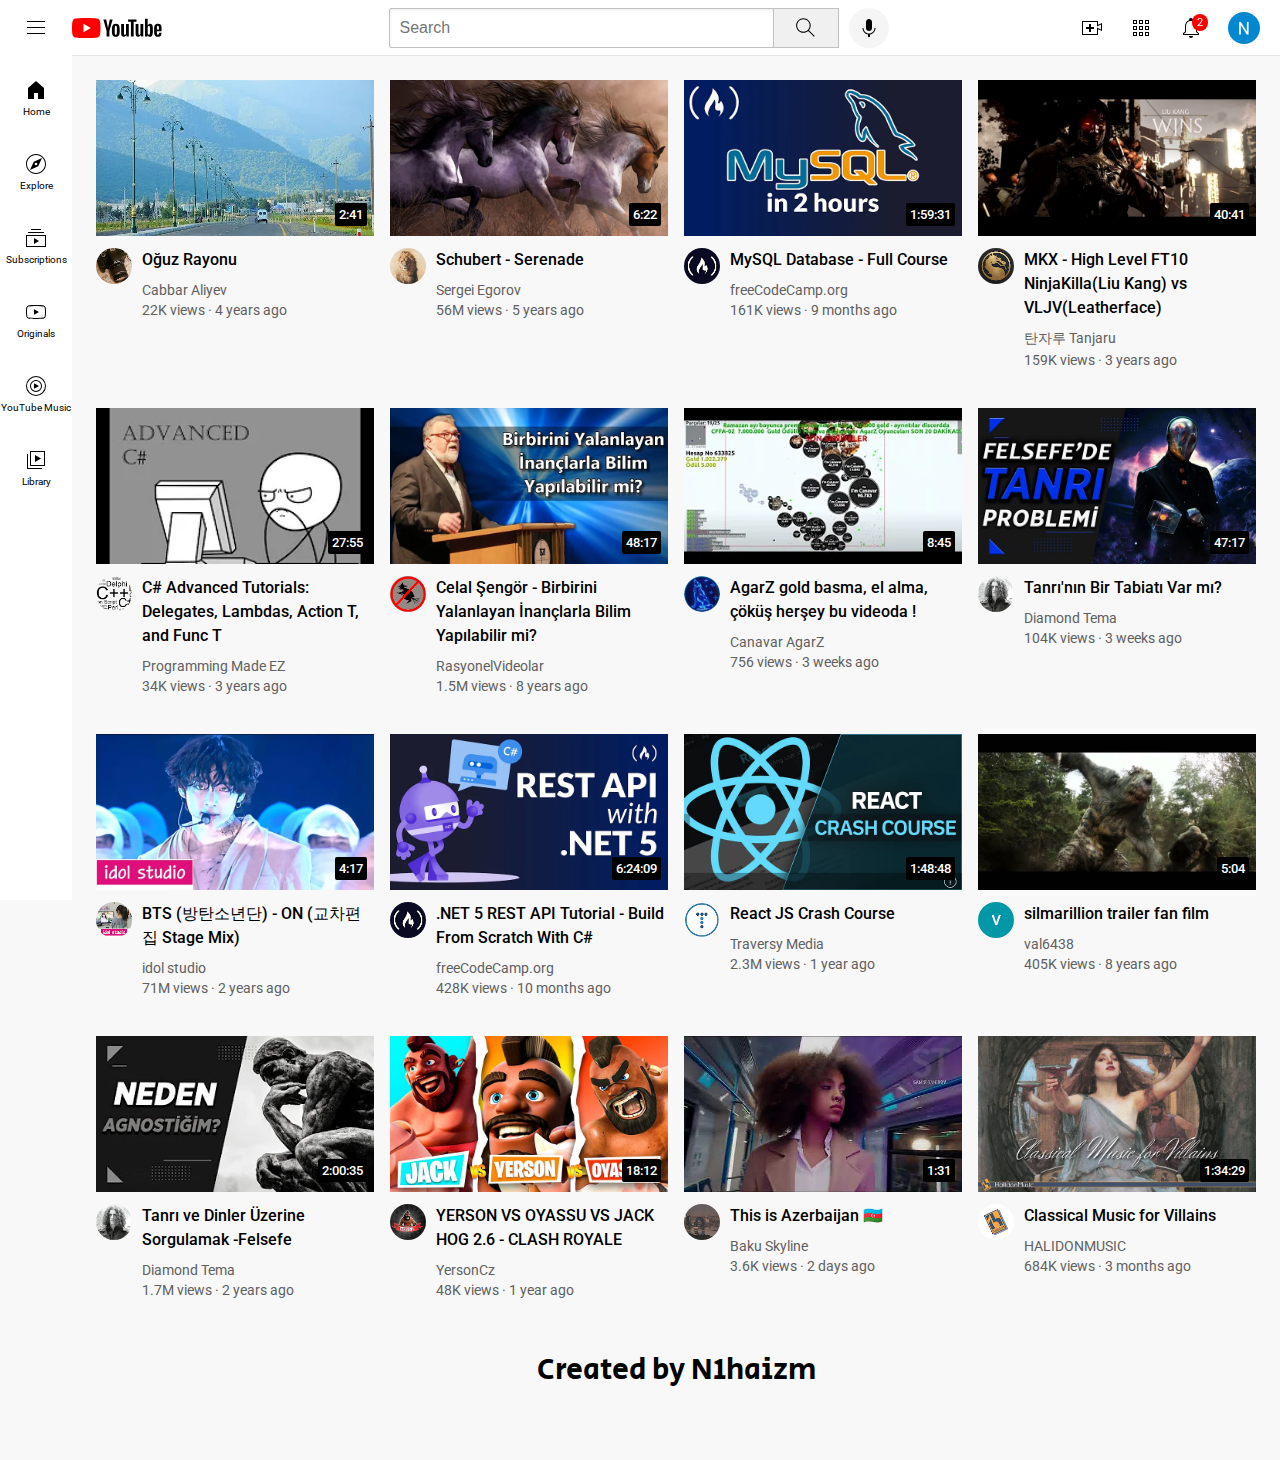
<file: index.html>
<!DOCTYPE html>
<html>
  <head>
    <title>YouTube.com NŞ</title>
    <meta name="viewport" content="width=device-width, initial-scale=1.0">
    <link rel="preconnect" href="https://fonts.googleapis.com">
    <link rel="preconnect" href="https://fonts.gstatic.com" crossorigin>
    <link href="https://fonts.googleapis.com/css2?family=Montserrat:wght@400;700&family=Roboto:wght@400;500;700&display=swap" rel="stylesheet">
    <link rel="stylesheet" href="cssyoutube/general.css">
    <link rel="stylesheet" href="cssyoutube/header.css">
    <link rel="stylesheet" href="cssyoutube/video.css">
    <link rel="stylesheet" href="cssyoutube/yanbar.css">
    <link rel="preconnect" href="https://fonts.googleapis.com">
    <link rel="preconnect" href="https://fonts.gstatic.com" crossorigin>
    <link href="https://fonts.googleapis.com/css2?family=Montserrat:wght@400;700&family=Patrick+Hand&family=Roboto:wght@400;500;700&family=Secular+One&display=swap" rel="stylesheet">
  </head>

  <body style="height: 1380px;">
    <header class="header">
      <div class="solhisse">
        <img class="menuicon" src="iconlar/menuicon.svg">
        <img class="youtubelogo" src="iconlar/youtubelogo.svg">
      </div>
      <div class="ortahisse">
        <input class="Axtar" type="text" placeholder="Search">
        <button class="searchbutton">
          <img class="searchi" src="iconlar/search.svg">
          <div class="tooltip">Search</div>
        </button>
        <button class="voicebutton">
          <img class="voicei" src="iconlar/voice.svg">
          <div class="tooltip">Search with your voice</div>
        </button>
      </div>
      <div class="saghisse">
        <div class="uploadkanteynr">
          <img class="Yukle" src="iconlar/upload.svg">
          <div class="tooltip">Create</div>
        </div>
        <div class="appskanteynr">
          <img class="Apps" src="iconlar/youtubeapps.svg">
          <div class="tooltip">YouTube Apps</div>
        </div>
        <div class="bildirimkanteynr">
          <img class="Bildirim" src="iconlar/notifications.svg">
          <div class="bildirimsayi">2</div>
          <div class="tooltip">Notifications</div>
        </div>
        <img class="Nihad" src="iconlar/nihadpp.jpeg">
      </div>
    </header>

    <nav class="yanbar">
      <div class="yanbarlink">
        <img src="iconlar/home.svg">
        <div>Home</div>
      </div>
      <div class="yanbarlink">
        <img src="iconlar/explore.svg">
        <div>Explore</div>
      </div>
      <div class="yanbarlink">
        <img src="iconlar/aboneler.svg">
        <div>Subscriptions</div>
      </div>
      <div class="yanbarlink">
        <img src="iconlar/originallar.svg">
        <div>Originals</div>
      </div>
      <div class="yanbarlink">
        <img src="iconlar/youtubemusic.svg">
        <div>YouTube Music</div>
      </div>
      <div class="yanbarlink">
        <img src="iconlar/library.svg">
        <div>Library</div>
      </div>
    </nav>  

  <main>
   <section class="Video-grid">
    <div class="OghuzVideo">
      <div class="Oghuzsekildiv">
        <a href="https://www.youtube.com/watch?v=Q7ViVq8EAiE">
          <img class="Oghuz" src="Shekiller/hqdefault.webp">
        </a>
        <div class="videovaxt">2:41</div>
      </div>

      <div class="Oghuz-grid">
        <div class="OghuzCppLayout">
          <a href="https://www.youtube.com/user/cabbar838" target="_blank">
            <img src="Shekiller/Oghuzpp.jpeg" class="OghuzCpp">
          </a>
          <div class="tooltippp">
            <div>
              <img src="Shekiller/Oghuzpp.jpeg" class="ppyaxin">
            </div>
            <div style="margin-top: 16px;
            line-height: 20px;">
              <p style="font-weight: bold;
              ">Cabbar Aliyev</p>
              <p style="color: gray;
              font-size: 13px;
              ">28K subscribers</p>
            </div>
          </div>
       </div>
        <div class="OghuzVideoInfo">
          <p class="Oghuzvideobasliq">
            Oğuz Rayonu
            </p>
          <a href="https://www.youtube.com/user/cabbar838" target="_blank" class="cpplinkoguz">
            <p class="OKanalAd">
              Cabbar Aliyev
            </p>
          </a>
        <p class="Ovideostats">
          22K views &#183; 4 years ago
        </p>
      </div>
      </div>
    </div>

    <div class="OghuzVideo">
      <div class="Oghuzsekildiv">
        <a href="https://www.youtube.com/watch?v=0bjB-IWEYI0">
          <img class="Oghuz" src="Shekiller/serenade.webp">
        </a>
      <div class="videovaxt">6:22</div>
    </div>

      <div class="Oghuz-grid">
        <div class="OghuzCppLayout">
          <a href="https://www.youtube.com/channel/UC9eeLeXZ1t1ojq9up7kOzBw" target="_blank"> 
            <img src="Shekiller/serenadepp.jpeg" class="OghuzCpp">
          </a>
          <div class="tooltippp">
            <div>
              <img class="ppyaxin" src="Shekiller/serenadepp.jpeg">
            </div>
            <div style="margin-top: 16px;
            line-height: 20px;
            ">
              <p style="font-weight: bold;">Sergei Egorov</p>
              <p style="color: gray;
              font-size: 13px;
              ">207K subscribers</p>
            </div>

          </div>
         </div>
        <div class="OghuzVideoInfo">
          <p class="Oghuzvideobasliq">
            Schubert - Serenade
        </p>

        <a href="https://www.youtube.com/channel/UC9eeLeXZ1t1ojq9up7kOzBw" target="_blank" class="cpplinkoguz">
          <p class="OKanalAd">
            Sergei Egorov
          </p>
        </a>
        
    
        <p class="Ovideostats">
          56M views &#183; 5 years ago
        </p>
      </div>
      </div>
    </div>

    <div class="OghuzVideo">
      <div class="Oghuzsekildiv">
        <a href="https://www.youtube.com/watch?v=ER8oKX5myE0">
          <img class="Oghuz" src="Shekiller/mysqlthumb.webp">
        </a>
      <div class="videovaxt">1:59:31</div>
    </div>

      <div class="Oghuz-grid">
        <div class="OghuzCppLayout">
          <a href="https://www.youtube.com/c/Freecodecamp" target="_blank"> 
            <img src="Shekiller/freecodecamppp.jpeg" class="OghuzCpp">
          </a>
          <div class="tooltippp">
            <div>
              <img class="ppyaxin" src="Shekiller/freecodecamppp.jpeg">
            </div>
            <div style="margin-top: 16px;
            line-height: 20px;
            ">
              <p style="font-weight: bold;">freeCodeCamp.org</p>
              <p style="color: gray;
              font-size: 13px;
              ">5.56M subscribers</p>
            </div>

          </div>
         </div>
        <div class="OghuzVideoInfo">
          <p class="Oghuzvideobasliq">
          MySQL Database - Full Course
        </p>

        <a href="https://www.youtube.com/c/Freecodecamp" target="_blank" class="cpplinkoguz">
          <p class="OKanalAd">
            freeCodeCamp.org
          </p>
        </a>
        
    
        <p class="Ovideostats">
          161K views &#183; 9 months ago
        </p>
      </div>
      </div>
    </div>


    <div class="OghuzVideo">
      <div class="Oghuzsekildiv">
        <a href="https://www.youtube.com/watch?v=pQKSTNSXWb4">
          <img class="Oghuz" src="Shekiller/MKXpreview.webp">
        </a>
      <div class="videovaxt">40:41</div>
    </div>

      <div class="Oghuz-grid">
        <div class="OghuzCppLayout">
          <a href="https://www.youtube.com/c/VLJV14" target="_blank"> 
            <img src="Shekiller/MKXpp.jpeg" class="OghuzCpp">
          </a>
          <div class="tooltippp">
            <div>
              <img class="ppyaxin" src="Shekiller/MKXpp.jpeg">
            </div>
            <div style="margin-top: 16px;
            line-height: 20px;
            ">
              <p style="font-weight: bold;">탄자루 Tanjaru</p>
              <p style="color: gray;
              font-size: 13px;
              ">23.2K subscribers</p>
            </div>

          </div>
         </div>
        <div class="OghuzVideoInfo">
          <p class="Oghuzvideobasliq">
          MKX - High Level FT10 NinjaKilla(Liu Kang) vs VLJV(Leatherface)
        </p>

        <a href="https://www.youtube.com/c/VLJV14" target="_blank" class="cpplinkoguz">
          <p class="OKanalAd">
          탄자루 Tanjaru
          </p>
        </a>
        
    
        <p class="Ovideostats">
          159K views &#183; 3 years ago
        </p>
      </div>
      </div>
    </div>

    <div class="OghuzVideo">
      <div class="Oghuzsekildiv">
        <a href="https://www.youtube.com/watch?v=e2H15MCOvm8">
          <img class="Oghuz" src="Shekiller/advancedcsharp.webp">
        </a>
        <div class="videovaxt">27:55</div>
      </div>

      <div class="Oghuz-grid">
        <div class="OghuzCppLayout">
          <a href="https://www.youtube.com/c/VLJV14" target="_blank">
            <img src="Shekiller/Advancedpp.jpeg" class="OghuzCpp">
          </a>
          <div class="tooltippp">
            <div>
              <img class="ppyaxin" src="Shekiller/Advancedpp.jpeg">
            </div>
            <div style="margin-top: 16px;
            line-height: 20px;
            ">
            <p style="font-weight: bold;
            font-size: 13px;
            ">Programming Made EZ</p>
            <p style="color: gray;
            font-size: 13px;
            ">76.1K subscribers</p>
            </div>
          </div>
         </div>
        <div class="OghuzVideoInfo">
          <p class="Oghuzvideobasliq">
            C# Advanced Tutorials: Delegates, Lambdas, Action T, and Func T
           </p>
        <a href="https://www.youtube.com/c/ProgrammingMadeEZ" target="_blank" class="cpplinkoguz"> 
         <p class="OKanalAd">
          Programming Made EZ
        </p>
      </a>
        <p class="Ovideostats">
          34K views &#183; 3 years ago
        </p>
      </div>
      </div>
    </div>

    <div class="OghuzVideo">
      <div class="Oghuzsekildiv">
        <a href="https://www.youtube.com/watch?v=I4dPPqXfksY">
          <img class="Oghuz" src="Shekiller/CelalSengor.webp">
        </a>
       <div class="videovaxt">48:17</div>
      </div>

      <div class="Oghuz-grid">
        <div class="OghuzCppLayout">
          <a href="https://www.youtube.com/c/Greenernautilusplus" target="cpplinkoguz">
            <img src="Shekiller/CelalSengorpp.jpeg" class="OghuzCpp">
          </a>
          <div class="tooltippp">
            <div>
              <img class="ppyaxin" src="Shekiller/CelalSengorpp.jpeg">
            </div>
            <div style="margin-top: 16px;
            line-height: 20px;
            ">
            <p style="font-weight: bold;
            ">
            RasyonelVideolar</p>
            <p style="color: gray;
            font-size: 13px;">
            39.9K subscribers
          </p>
          </div>
          </div>
        </div>
        <div class="OghuzVideoInfo">
          <p class="Oghuzvideobasliq">
            Celal Şengör - Birbirini Yalanlayan İnançlarla Bilim Yapılabilir mi?
         </p>
        <a href="https://www.youtube.com/c/Greenernautilusplus" class="cpplinkoguz" target="_blank">
          <p class="OKanalAd">
          RasyonelVideolar
        </p>
      </a>
        <p class="Ovideostats">
          1.5M views &#183; 8 years ago
        </p>
      </div>
      </div>
    </div>


    <div class="OghuzVideo">
      <div class="Oghuzsekildiv">
        <a href="https://www.youtube.com/watch?v=J6hKQTM3Ilw">
          <img class="Oghuz" src="Shekiller/canavarthumbnail.webp">
        </a>
       <div class="videovaxt">8:45</div>
      </div>

      <div class="Oghuz-grid">
        <div class="OghuzCppLayout">
          <a href="https://www.youtube.com/channel/UCD19WCXuG3DKJRIzi4pVRpA" target="cpplinkoguz">
            <img src="Shekiller/canavarpp.jpeg" class="OghuzCpp">
          </a>
          <div class="tooltippp">
            <div>
              <img class="ppyaxin" src="Shekiller/canavarpp.jpeg">
            </div>
            <div style="margin-top: 16px;
            line-height: 20px;
            ">
            <p style="font-weight: bold;
            ">
            Canavar AgarZ</p>
            <p style="color: gray;
            font-size: 13px;">
            21 subscribers
          </p>
          </div>
          </div>
        </div>
        <div class="OghuzVideoInfo">
          <p class="Oghuzvideobasliq">
            AgarZ gold basma, el alma, çöküş herşey bu videoda !
         </p>
        <a href="https://www.youtube.com/channel/UCD19WCXuG3DKJRIzi4pVRpA" class="cpplinkoguz" target="_blank">
          <p class="OKanalAd">
          Canavar AgarZ
        </p>
      </a>
        <p class="Ovideostats">
          756 views &#183; 3 weeks ago
        </p>
      </div>
      </div>
    </div>

    <div class="OghuzVideo">
      <div class="Oghuzsekildiv">
        <a href="https://www.youtube.com/watch?v=O7D_ygmJ1D0">
          <img class="Oghuz" src="Shekiller/DiamondTema.webp">
        </a>
        <div class="videovaxt">47:17</div>
      </div>

      <div class="Oghuz-grid">
        <div class="OghuzCppLayout">
          <a href="https://www.youtube.com/c/DiamondTema" target="_blank">
            <img src="Shekiller/DiamondTemapp.jpeg" class="OghuzCpp">
          </a>
          <div class="tooltippp">
            <div>
              <img class="ppyaxin" src="Shekiller/DiamondTemapp.jpeg">
            </div>
            <div style="margin-top: 16px;
            line-height: 20px;
            ">
              <p style="font-weight: bold;">Diamond Tema</p>
              <p style="color: gray;
              font-size: 13px;
              ">443K subscribers</p>
            </div>
          </div>
        </div>
        <div class="OghuzVideoInfo">
          <p class="Oghuzvideobasliq">
            Tanrı'nın Bir Tabiatı Var mı?
        </p>
        <a href="https://www.youtube.com/c/DiamondTema" target="_blank" class="cpplinkoguz">
         <p class="OKanalAd">
          Diamond Tema
        </p>
      </a>

        <p class="Ovideostats">
          104K views &#183; 3 weeks ago
        </p>
      </div>
      </div>
    </div>

    <div class="OghuzVideo">
      <div class="Oghuzsekildiv">
        <a href=" https://www.youtube.com/watch?v=QFcdK7POkOU">
          <img class="Oghuz" src="Shekiller/OnStage.webp">
        </a>
      <div class="videovaxt">4:17</div>
    </div>

      <div class="Oghuz-grid">
        <div class="OghuzCppLayout">
          <a href="https://www.youtube.com/channel/UCgkQKV-Jum6D1hhx65jA24g" target="_blank">
            <img src="Shekiller/IdolStudiopp.jpeg" class="OghuzCpp">
          </a>
          <div class="tooltippp">
            <div>
              <img class="ppyaxin" src="Shekiller/IdolStudiopp.jpeg">
            </div>
            <div style="margin-top: 16px;
            line-height: 20px;
            ">
            <p style="font-weight: bold;">idol studio</p>
            <p style="color: gray;
            font-size: 13px;
            ">266K subscribers</p>
            </div>
          </div>
        </div>
        <div class="OghuzVideoInfo">
          <p class="Oghuzvideobasliq">
            BTS (방탄소년단) - ON (교차편집 Stage Mix)
        </p>
        <a href="https://www.youtube.com/channel/UCgkQKV-Jum6D1hhx65jA24g" target="_blank" class="cpplinkoguz">
          <p class="OKanalAd">
          idol studio
          </p>
        </a>
        
        <p class="Ovideostats">
          71M views &#183; 2 years ago
        </p>
        </div>
      </div>
     </div>

     <div class="OghuzVideo">
      <div class="Oghuzsekildiv">
        <a href="https://www.youtube.com/watch?v=ZXdFisA_hOY">
          <img class="Oghuz" src="Shekiller/restapi.webp">
        </a>
        <div class="videovaxt">6:24:09</div>
      </div>

      <div class="Oghuz-grid">
        <div class="OghuzCppLayout">
          <a href="https://www.youtube.com/c/Freecodecamp" target="_blank">
            <img src="Shekiller/freecodecamppp.jpeg" class="OghuzCpp">
          </a>
          <div class="tooltippp">
            <div>
              <img class="ppyaxin" src="Shekiller/freecodecamppp.jpeg">
            </div>
            <div style="margin-top: 16px;
            line-height: 20px;
            ">
            <p style="font-weight: bold;
            font-size: 15px;
            ">freeCodeCamp.org</p>
            <p style="color: gray;
            font-size: 13px;
            ">5.53M subscribers</p>
            </div>
          </div>
         </div>
        <div class="OghuzVideoInfo">
          <p class="Oghuzvideobasliq">
            .NET 5 REST API Tutorial - Build From Scratch With C#
           </p>
        <a href="https://www.youtube.com/c/Freecodecamp" target="_blank" class="cpplinkoguz"> 
         <p class="OKanalAd">
          freeCodeCamp.org
        </p>
      </a>
        <p class="Ovideostats">
          428K views &#183; 10 months ago
        </p>
      </div>
      </div>
    </div>

    <div class="OghuzVideo">
      <div class="Oghuzsekildiv">
        <a href="https://www.youtube.com/watch?v=w7ejDZ8SWv8">
          <img class="Oghuz" src="Shekiller/react.webp">
        </a>
        <div class="videovaxt">1:48:48</div>
      </div>

      <div class="Oghuz-grid">
        <div class="OghuzCppLayout">
          <a href="https://www.youtube.com/c/TraversyMedia" target="_blank">
            <img src="Shekiller/traversymedia.jpeg" class="OghuzCpp">
          </a>
          <div class="tooltippp">
            <div>
              <img class="ppyaxin" src="Shekiller/traversymedia.jpeg">
            </div>
            <div style="margin-top: 16px;
            line-height: 20px;
            ">
            <p style="font-weight: bold;
            font-size: 15px;
            ">Traversy Media</p>
            <p style="color: gray;
            font-size: 13px;
            ">76.1K subscribers</p>
            </div>
          </div>
         </div>
        <div class="OghuzVideoInfo">
          <p class="Oghuzvideobasliq">
            React JS Crash Course
          </p>
        <a href="https://www.youtube.com/c/TraversyMedia" target="_blank" class="cpplinkoguz"> 
         <p class="OKanalAd">
          Traversy Media
        </p>
      </a>
        <p class="Ovideostats">
          2.3M views &#183; 1 year ago
        </p>
      </div>
      </div>
    </div>

    <div class="OghuzVideo">
      <div class="Oghuzsekildiv">
        <a href="https://www.youtube.com/watch?v=I6EJg7P7scY">
          <img class="Oghuz" src="Shekiller/silmarillion.webp">
        </a>
      <div class="videovaxt">5:04</div>
    </div>

      <div class="Oghuz-grid">
        <div class="OghuzCppLayout">
          <a href="https://www.youtube.com/user/val6438" target="_blank"> 
            <img src="Shekiller/valpp.jpeg" class="OghuzCpp">
          </a>
          <div class="tooltippp">
            <div>
              <img class="ppyaxin" src="Shekiller/valpp.jpeg">
            </div>
            <div style="margin-top: 16px;
            line-height: 20px;
            ">
              <p style="font-weight: bold;">val6438</p>
              <p style="color: gray;
              font-size: 13px;
              ">330 subscribers</p>
            </div>

          </div>
         </div>
        <div class="OghuzVideoInfo">
          <p class="Oghuzvideobasliq">
            silmarillion trailer fan film
        </p>

        <a href="https://www.youtube.com/user/val6438" target="_blank" class="cpplinkoguz">
          <p class="OKanalAd">
            val6438
          </p>
        </a>
        
    
        <p class="Ovideostats">
          405K views &#183; 8 years ago
        </p>
      </div>
      </div>
    </div>

    <div class="OghuzVideo">
      <div class="Oghuzsekildiv">
        <a href="https://www.youtube.com/watch?v=BlB8VETQ0y0">
          <img class="Oghuz" src="Shekiller/agnostik.webp">
        </a>
      <div class="videovaxt">2:00:35</div>
    </div>

      <div class="Oghuz-grid">
        <div class="OghuzCppLayout">
          <a href="https://www.youtube.com/c/DiamondTema" target="_blank"> 
            <img src="Shekiller/DiamondTemapp.jpeg" class="OghuzCpp">
          </a>
          <div class="tooltippp">
            <div>
              <img class="ppyaxin" src="Shekiller/DiamondTemapp.jpeg">
            </div>
            <div style="margin-top: 16px;
            line-height: 20px;
            ">
              <p style="font-weight: bold;">Diamond Tema</p>
              <p style="color: gray;
              font-size: 13px;
              ">445K subscribers</p>
            </div>

          </div>
         </div>
        <div class="OghuzVideoInfo">
          <p class="Oghuzvideobasliq">
            Tanrı ve Dinler Üzerine Sorgulamak -Felsefe
        </p>

        <a href="https://www.youtube.com/c/DiamondTema" target="_blank" class="cpplinkoguz">
          <p class="OKanalAd">
            Diamond Tema
          </p>
        </a>
        
    
        <p class="Ovideostats">
          1.7M views &#183; 2 years ago
        </p>
      </div>
      </div>
    </div>

    <div class="OghuzVideo">
      <div class="Oghuzsekildiv">
        <a href="https://www.youtube.com/watch?v=5g5gUa0gr68">
          <img class="Oghuz" src="Shekiller/yjo.webp">
        </a>
      <div class="videovaxt">18:12</div>
    </div>

      <div class="Oghuz-grid">
        <div class="OghuzCppLayout">
          <a href="https://www.youtube.com/channel/UCPKaY_SMlcT2cTyscSgpofA" target="_blank"> 
            <img src="Shekiller/yersonpp.jpeg" class="OghuzCpp">
          </a>
          <div class="tooltippp">
            <div>
              <img class="ppyaxin" src="Shekiller/yersonpp.jpeg">
            </div>
            <div style="margin-top: 16px;
            line-height: 20px;
            ">
              <p style="font-weight: bold;">YersonCz</p>
              <p style="color: gray;
              font-size: 13px;
              ">123K subscribers</p>
            </div>

          </div>
         </div>
        <div class="OghuzVideoInfo">
          <p class="Oghuzvideobasliq">
            YERSON VS OYASSU VS JACK HOG 2.6 - CLASH ROYALE
        </p>

        <a href="https://www.youtube.com/channel/UCPKaY_SMlcT2cTyscSgpofA" target="_blank" class="cpplinkoguz">
          <p class="OKanalAd">
            YersonCz
          </p>
        </a>
        
    
        <p class="Ovideostats">
          48K views &#183; 1 year ago
        </p>
      </div>
      </div>
    </div>

    <div class="OghuzVideo">
      <div class="Oghuzsekildiv">
        <a href="https://www.youtube.com/watch?v=rTJ2dwlsNVI">
          <img class="Oghuz" src="Shekiller/azerbaijan.webp">
        </a>
      <div class="videovaxt">1:31</div>
    </div>

      <div class="Oghuz-grid">
        <div class="OghuzCppLayout">
          <a href="https://www.youtube.com/channel/UChEY3250UzgzRIbKxsX7pdA" target="_blank"> 
            <img src="Shekiller/azpp.jpeg" class="OghuzCpp">
          </a>
          <div class="tooltippp">
            <div>
              <img class="ppyaxin" src="Shekiller/azpp.jpeg">
            </div>
            <div style="margin-top: 16px;
            line-height: 20px;
            ">
              <p style="font-weight: bold;">Baku Skyline</p>
              <p style="color: gray;
              font-size: 13px;
              ">431 subscribers</p>
            </div>

          </div>
         </div>
        <div class="OghuzVideoInfo">
          <p class="Oghuzvideobasliq">
            This is Azerbaijan 🇦🇿
        </p>

        <a href="https://www.youtube.com/channel/UChEY3250UzgzRIbKxsX7pdA" target="_blank" class="cpplinkoguz">
          <p class="OKanalAd">
            Baku Skyline
          </p>
        </a>
        
        <p class="Ovideostats">
          3.6K views &#183; 2 days ago
        </p>
      </div>
      </div>
    </div>

    <div class="OghuzVideo">
      <div class="Oghuzsekildiv">
        <a href="https://www.youtube.com/watch?v=Q0OhmGD-4-E">
          <img class="Oghuz" src="Shekiller/villain.webp">
        </a>
      <div class="videovaxt">1:34:29</div>
    </div>

      <div class="Oghuz-grid">
        <div class="OghuzCppLayout">
          <a href="https://www.youtube.com/c/HALIDONMUSIC" target="_blank"> 
            <img src="Shekiller/halipp.jpeg" class="OghuzCpp">
          </a>
          <div class="tooltippp">
            <div>
              <img class="ppyaxin" src="Shekiller/halipp.jpeg">
            </div>
            <div style="margin-top: 16px;
            line-height: 20px;
            ">
              <p style="font-weight: bold;">HALIDONMUSIC</p>
              <p style="color: gray;
              font-size: 13px;
              ">3.25M subscribers</p>
            </div>

          </div>
         </div>
        <div class="OghuzVideoInfo">
          <p class="Oghuzvideobasliq">
            Classical Music for Villains
        </p>

        <a href="https://www.youtube.com/c/HALIDONMUSIC" target="_blank" class="cpplinkoguz">
          <p class="OKanalAd">
           HALIDONMUSIC
          </p>
        </a>
        
        <p class="Ovideostats">
          684K views &#183; 3 months ago
        </p>
      </div>
      </div>
    </div>
    </section>
  </main>

  <div class="designern">
    Created by N1haizm
  </div>
  </body>
</html>
</file>
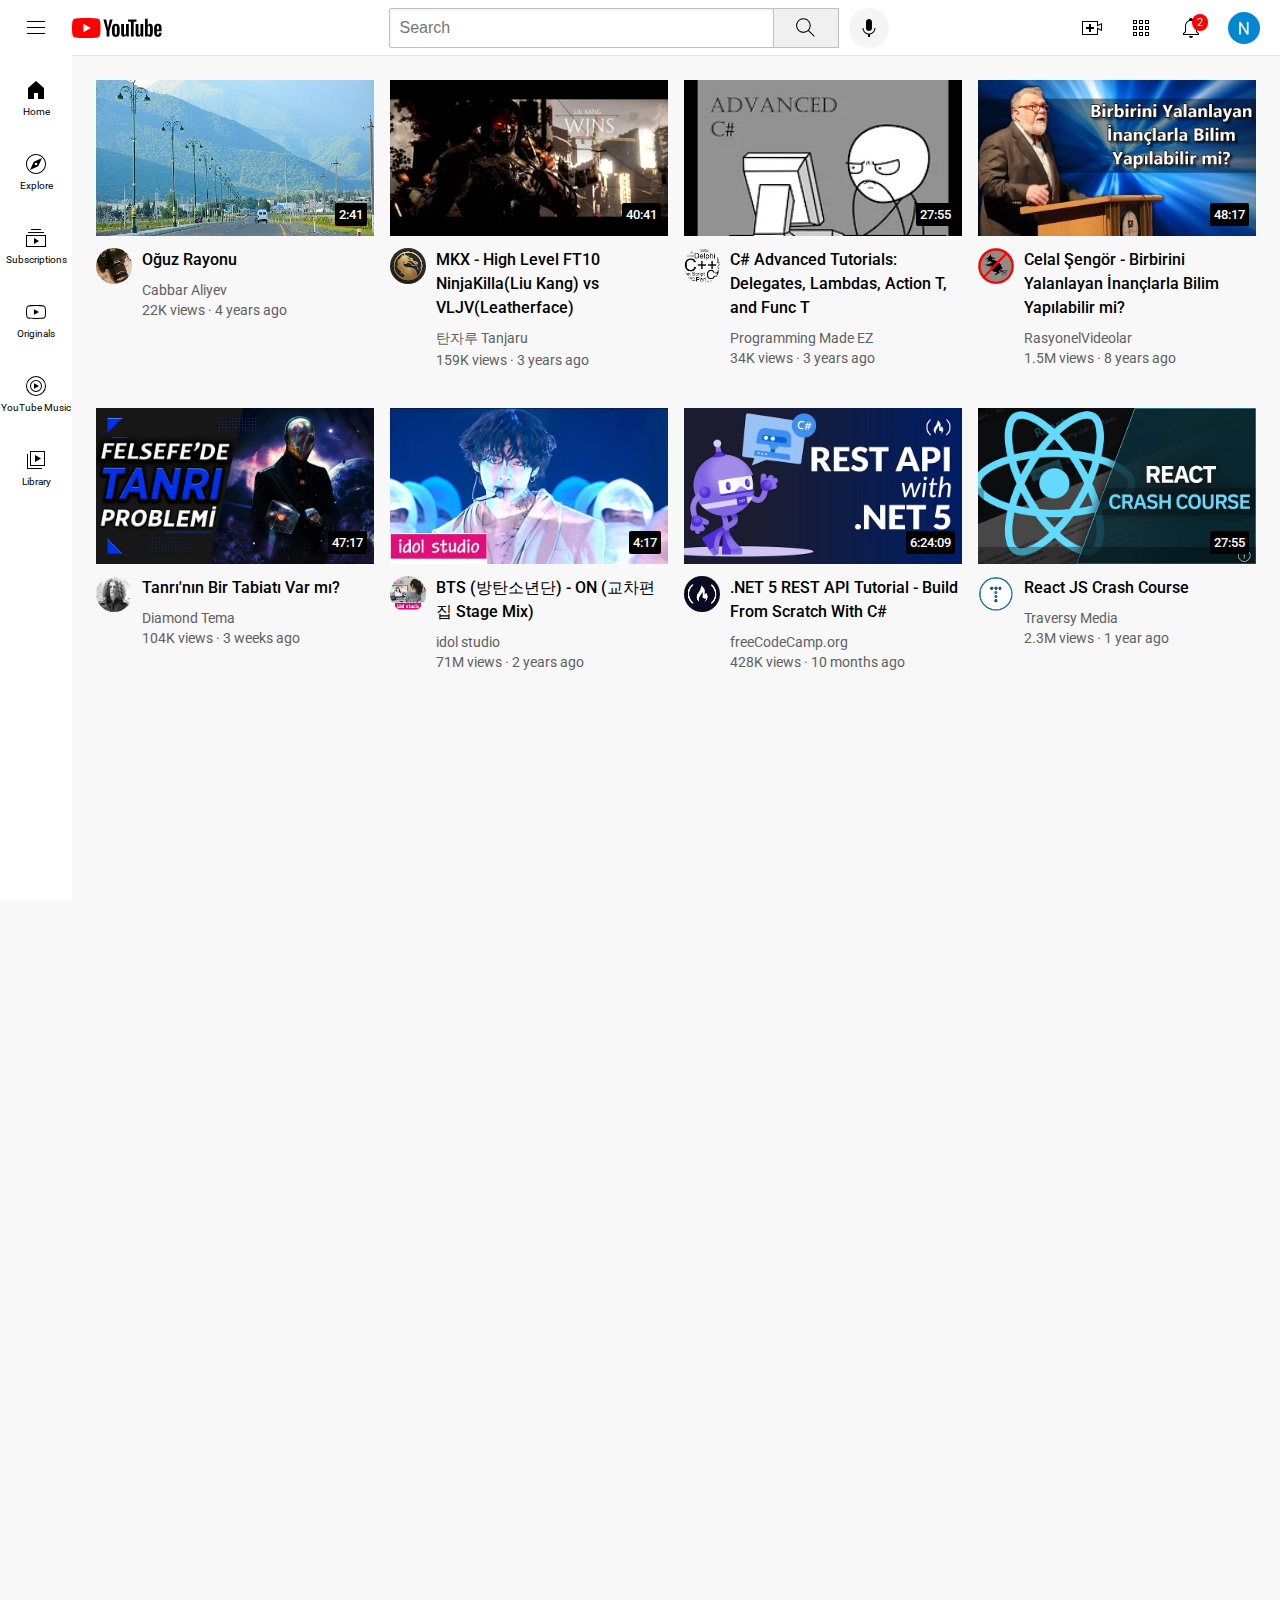
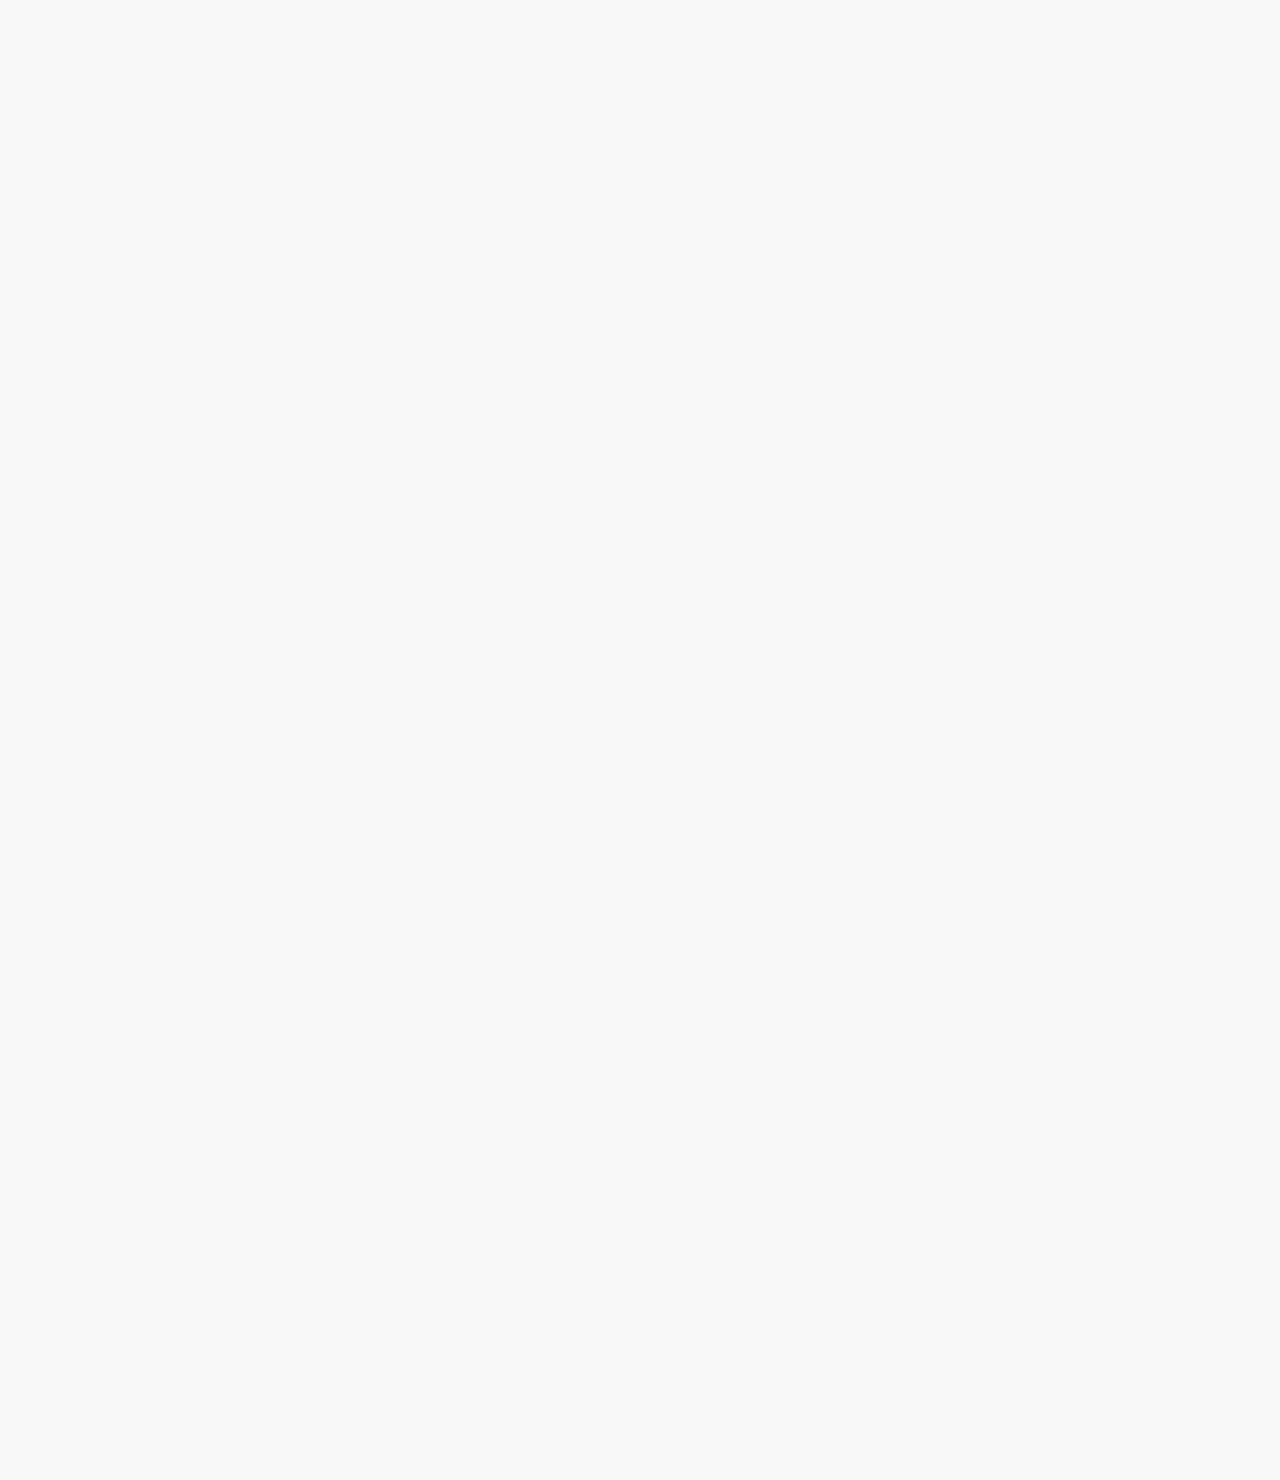
<file: yindex.html>
<!DOCTYPE html>
<html>
  <head>
    <title>YouTube.com NŞ</title>

    <link rel="preconnect" href="https://fonts.googleapis.com">
    <link rel="preconnect" href="https://fonts.gstatic.com" crossorigin>
    <link href="https://fonts.googleapis.com/css2?family=Montserrat:wght@400;700&family=Roboto:wght@400;500;700&display=swap" rel="stylesheet">
    <link rel="stylesheet" href="cssyoutube/general.css">
    <link rel="stylesheet" href="cssyoutube/header.css">
    <link rel="stylesheet" href="cssyoutube/video.css">
    <link rel="stylesheet" href="cssyoutube/yanbar.css">

  </head>

  <body style="height: 3000px;">
    <header class="header">
      <div class="solhisse">
        <img class="menuicon" src="iconlar/menuicon.svg">
        <img class="youtubelogo" src="iconlar/youtubelogo.svg">
      </div>
      <div class="ortahisse">
        <input class="Axtar" type="text" placeholder="Search">
        <button class="searchbutton">
          <img class="searchi" src="iconlar/search.svg">
          <div class="tooltip">Search</div>
        </button>
        <button class="voicebutton">
          <img class="voicei" src="iconlar/voice.svg">
          <div class="tooltip">Search with your voice</div>
        </button>
      </div>
      <div class="saghisse">
        <div class="uploadkanteynr">
          <img class="Yukle" src="iconlar/upload.svg">
          <div class="tooltip">Create</div>
        </div>
        <div class="appskanteynr">
          <img class="Apps" src="iconlar/youtubeapps.svg">
          <div class="tooltip">YouTube Apps</div>
        </div>
        <div class="bildirimkanteynr">
          <img class="Bildirim" src="iconlar/notifications.svg">
          <div class="bildirimsayi">2</div>
          <div class="tooltip">Notifications</div>
        </div>
        <img class="Nihad" src="iconlar/nihadpp.jpeg">
      </div>
    </header>

    <nav class="yanbar">
      <div class="yanbarlink">
        <img src="iconlar/home.svg">
        <div>Home</div>
      </div>
      <div class="yanbarlink">
        <img src="iconlar/explore.svg">
        <div>Explore</div>
      </div>
      <div class="yanbarlink">
        <img src="iconlar/aboneler.svg">
        <div>Subscriptions</div>
      </div>
      <div class="yanbarlink">
        <img src="iconlar/originallar.svg">
        <div>Originals</div>
      </div>
      <div class="yanbarlink">
        <img src="iconlar/youtubemusic.svg">
        <div>YouTube Music</div>
      </div>
      <div class="yanbarlink">
        <img src="iconlar/library.svg">
        <div>Library</div>
      </div>
    </nav>  
    
  <main>
   <section class="Video-grid">
    <div class="OghuzVideo">
      <div class="Oghuzsekildiv">
        <a href="https://www.youtube.com/watch?v=Q7ViVq8EAiE">
          <img class="Oghuz" src="Shekiller/hqdefault.webp">
        </a>
        <div class="videovaxt">2:41</div>
      </div>

      <div class="Oghuz-grid">
        <div class="OghuzCppLayout">
          <a href="https://www.youtube.com/user/cabbar838" target="_blank">
            <img src="Shekiller/Oghuzpp.jpeg" class="OghuzCpp">
          </a>
          <div class="tooltippp">
            <div>
              <img src="Shekiller/Oghuzpp.jpeg" class="ppyaxin">
            </div>
            <div style="margin-top: 16px;
            line-height: 20px;">
              <p style="font-weight: bold;
              ">Cabbar Aliyev</p>
              <p style="color: gray;
              font-size: 13px;
              ">28K subscribers</p>
            </div>
          </div>
       </div>
        <div class="OghuzVideoInfo">
          <p class="Oghuzvideobasliq">
            Oğuz Rayonu
            </p>
          <a href="https://www.youtube.com/user/cabbar838" target="_blank" class="cpplinkoguz">
            <p class="OKanalAd">
              Cabbar Aliyev
            </p>
          </a>
        <p class="Ovideostats">
          22K views &#183; 4 years ago
        </p>
      </div>
      </div>
    </div>

    <div class="OghuzVideo">
      <div class="Oghuzsekildiv">
        <a href="https://www.youtube.com/watch?v=pQKSTNSXWb4">
          <img class="Oghuz" src="Shekiller/MKXpreview.webp">
        </a>
      <div class="videovaxt">40:41</div>
    </div>

      <div class="Oghuz-grid">
        <div class="OghuzCppLayout">
          <a href="https://www.youtube.com/c/VLJV14" target="_blank"> 
            <img src="Shekiller/MKXpp.jpeg" class="OghuzCpp">
          </a>
          <div class="tooltippp">
            <div>
              <img class="ppyaxin" src="Shekiller/MKXpp.jpeg">
            </div>
            <div style="margin-top: 16px;
            line-height: 20px;
            ">
              <p style="font-weight: bold;">탄자루 Tanjaru</p>
              <p style="color: gray;
              font-size: 13px;
              ">23.2K subscribers</p>
            </div>

          </div>
         </div>
        <div class="OghuzVideoInfo">
          <p class="Oghuzvideobasliq">
          MKX - High Level FT10 NinjaKilla(Liu Kang) vs VLJV(Leatherface)
        </p>

        <a href="https://www.youtube.com/c/VLJV14" target="_blank" class="cpplinkoguz">
          <p class="OKanalAd">
          탄자루 Tanjaru
          </p>
        </a>
        
    
        <p class="Ovideostats">
          159K views &#183; 3 years ago
        </p>
      </div>
      </div>
    </div>

    <div class="OghuzVideo">
      <div class="Oghuzsekildiv">
        <a href="https://www.youtube.com/watch?v=e2H15MCOvm8">
          <img class="Oghuz" src="Shekiller/advancedcsharp.webp">
        </a>
        <div class="videovaxt">27:55</div>
      </div>

      <div class="Oghuz-grid">
        <div class="OghuzCppLayout">
          <a href="https://www.youtube.com/c/VLJV14" target="_blank">
            <img src="Shekiller/Advancedpp.jpeg" class="OghuzCpp">
          </a>
          <div class="tooltippp">
            <div>
              <img class="ppyaxin" src="Shekiller/Advancedpp.jpeg">
            </div>
            <div style="margin-top: 16px;
            line-height: 20px;
            ">
            <p style="font-weight: bold;
            font-size: 13px;
            ">Programming Made EZ</p>
            <p style="color: gray;
            font-size: 13px;
            ">76.1K subscribers</p>
            </div>
          </div>
         </div>
        <div class="OghuzVideoInfo">
          <p class="Oghuzvideobasliq">
            C# Advanced Tutorials: Delegates, Lambdas, Action T, and Func T
           </p>
        <a href="https://www.youtube.com/c/ProgrammingMadeEZ" target="_blank" class="cpplinkoguz"> 
         <p class="OKanalAd">
          Programming Made EZ
        </p>
      </a>
        <p class="Ovideostats">
          34K views &#183; 3 years ago
        </p>
      </div>
      </div>
    </div>

    <div class="OghuzVideo">
      <div class="Oghuzsekildiv">
        <a href="https://www.youtube.com/watch?v=I4dPPqXfksY">
          <img class="Oghuz" src="Shekiller/CelalSengor.webp">
        </a>
       <div class="videovaxt">48:17</div>
      </div>

      <div class="Oghuz-grid">
        <div class="OghuzCppLayout">
          <a href="https://www.youtube.com/c/Greenernautilusplus" target="cpplinkoguz">
            <img src="Shekiller/CelalSengorpp.jpeg" class="OghuzCpp">
          </a>
          <div class="tooltippp">
            <div>
              <img class="ppyaxin" src="Shekiller/CelalSengorpp.jpeg">
            </div>
            <div style="margin-top: 16px;
            line-height: 20px;
            ">
            <p style="font-weight: bold;
            ">
            RasyonelVideolar</p>
            <p style="color: gray;
            font-size: 13px;">
            39.9K subscribers
          </p>
          </div>
          </div>
        </div>
        <div class="OghuzVideoInfo">
          <p class="Oghuzvideobasliq">
            Celal Şengör - Birbirini Yalanlayan İnançlarla Bilim Yapılabilir mi?
         </p>
        <a href="https://www.youtube.com/c/Greenernautilusplus" class="cpplinkoguz" target="_blank">
          <p class="OKanalAd">
          RasyonelVideolar
        </p>
      </a>
        <p class="Ovideostats">
          1.5M views &#183; 8 years ago
        </p>
      </div>
      </div>
    </div>

    <div class="OghuzVideo">
      <div class="Oghuzsekildiv">
        <a href="https://www.youtube.com/watch?v=O7D_ygmJ1D0">
          <img class="Oghuz" src="Shekiller/DiamondTema.webp">
        </a>
        <div class="videovaxt">47:17</div>
      </div>

      <div class="Oghuz-grid">
        <div class="OghuzCppLayout">
          <a href="https://www.youtube.com/c/DiamondTema" target="_blank">
            <img src="Shekiller/DiamondTemapp.jpeg" class="OghuzCpp">
          </a>
          <div class="tooltippp">
            <div>
              <img class="ppyaxin" src="Shekiller/DiamondTemapp.jpeg">
            </div>
            <div style="margin-top: 16px;
            line-height: 20px;
            ">
              <p style="font-weight: bold;">Diamond Tema</p>
              <p style="color: gray;
              font-size: 13px;
              ">443K subscribers</p>
            </div>
          </div>
        </div>
        <div class="OghuzVideoInfo">
          <p class="Oghuzvideobasliq">
            Tanrı'nın Bir Tabiatı Var mı?
        </p>
        <a href="https://www.youtube.com/c/DiamondTema" target="_blank" class="cpplinkoguz">
         <p class="OKanalAd">
          Diamond Tema
        </p>
      </a>

        <p class="Ovideostats">
          104K views &#183; 3 weeks ago
        </p>
      </div>
      </div>
    </div>

    <div class="OghuzVideo">
      <div class="Oghuzsekildiv">
        <a href=" https://www.youtube.com/watch?v=QFcdK7POkOU">
          <img class="Oghuz" src="Shekiller/OnStage.webp">
        </a>
      <div class="videovaxt">4:17</div>
    </div>

      <div class="Oghuz-grid">
        <div class="OghuzCppLayout">
          <a href="https://www.youtube.com/channel/UCgkQKV-Jum6D1hhx65jA24g" target="_blank">
            <img src="Shekiller/IdolStudiopp.jpeg" class="OghuzCpp">
          </a>
          <div class="tooltippp">
            <div>
              <img class="ppyaxin" src="Shekiller/IdolStudiopp.jpeg">
            </div>
            <div style="margin-top: 16px;
            line-height: 20px;
            ">
            <p style="font-weight: bold;">idol studio</p>
            <p style="color: gray;
            font-size: 13px;
            ">266K subscribers</p>
            </div>
          </div>
        </div>
        <div class="OghuzVideoInfo">
          <p class="Oghuzvideobasliq">
            BTS (방탄소년단) - ON (교차편집 Stage Mix)
        </p>
        <a href="https://www.youtube.com/channel/UCgkQKV-Jum6D1hhx65jA24g" target="_blank" class="cpplinkoguz">
          <p class="OKanalAd">
          idol studio
          </p>
        </a>
        
        <p class="Ovideostats">
          71M views &#183; 2 years ago
        </p>
        </div>
      </div>
     </div>

     <div class="OghuzVideo">
      <div class="Oghuzsekildiv">
        <a href="https://www.youtube.com/watch?v=ZXdFisA_hOY">
          <img class="Oghuz" src="Shekiller/restapi.webp">
        </a>
        <div class="videovaxt">6:24:09</div>
      </div>

      <div class="Oghuz-grid">
        <div class="OghuzCppLayout">
          <a href="https://www.youtube.com/c/Freecodecamp" target="_blank">
            <img src="Shekiller/freecodecamppp.jpeg" class="OghuzCpp">
          </a>
          <div class="tooltippp">
            <div>
              <img class="ppyaxin" src="Shekiller/freecodecamppp.jpeg">
            </div>
            <div style="margin-top: 16px;
            line-height: 20px;
            ">
            <p style="font-weight: bold;
            font-size: 15px;
            ">freeCodeCamp.org</p>
            <p style="color: gray;
            font-size: 13px;
            ">5.53M subscribers</p>
            </div>
          </div>
         </div>
        <div class="OghuzVideoInfo">
          <p class="Oghuzvideobasliq">
            .NET 5 REST API Tutorial - Build From Scratch With C#
           </p>
        <a href="https://www.youtube.com/c/Freecodecamp" target="_blank" class="cpplinkoguz"> 
         <p class="OKanalAd">
          freeCodeCamp.org
        </p>
      </a>
        <p class="Ovideostats">
          428K views &#183; 10 months ago
        </p>
      </div>
      </div>
    </div>

    <div class="OghuzVideo">
      <div class="Oghuzsekildiv">
        <a href="https://www.youtube.com/watch?v=w7ejDZ8SWv8">
          <img class="Oghuz" src="Shekiller/react.webp">
        </a>
        <div class="videovaxt">27:55</div>
      </div>

      <div class="Oghuz-grid">
        <div class="OghuzCppLayout">
          <a href="https://www.youtube.com/c/TraversyMedia" target="_blank">
            <img src="Shekiller/traversymedia.jpeg" class="OghuzCpp">
          </a>
          <div class="tooltippp">
            <div>
              <img class="ppyaxin" src="Shekiller/traversymedia.jpeg">
            </div>
            <div style="margin-top: 16px;
            line-height: 20px;
            ">
            <p style="font-weight: bold;
            font-size: 15px;
            ">Traversy Media</p>
            <p style="color: gray;
            font-size: 13px;
            ">76.1K subscribers</p>
            </div>
          </div>
         </div>
        <div class="OghuzVideoInfo">
          <p class="Oghuzvideobasliq">
            React JS Crash Course
          </p>
        <a href="https://www.youtube.com/c/TraversyMedia" target="_blank" class="cpplinkoguz"> 
         <p class="OKanalAd">
          Traversy Media
        </p>
      </a>
        <p class="Ovideostats">
          2.3M views &#183; 1 year ago
        </p>
      </div>
      </div>
    </div>
    </section>
  </main>
  </body>
</html>
</file>
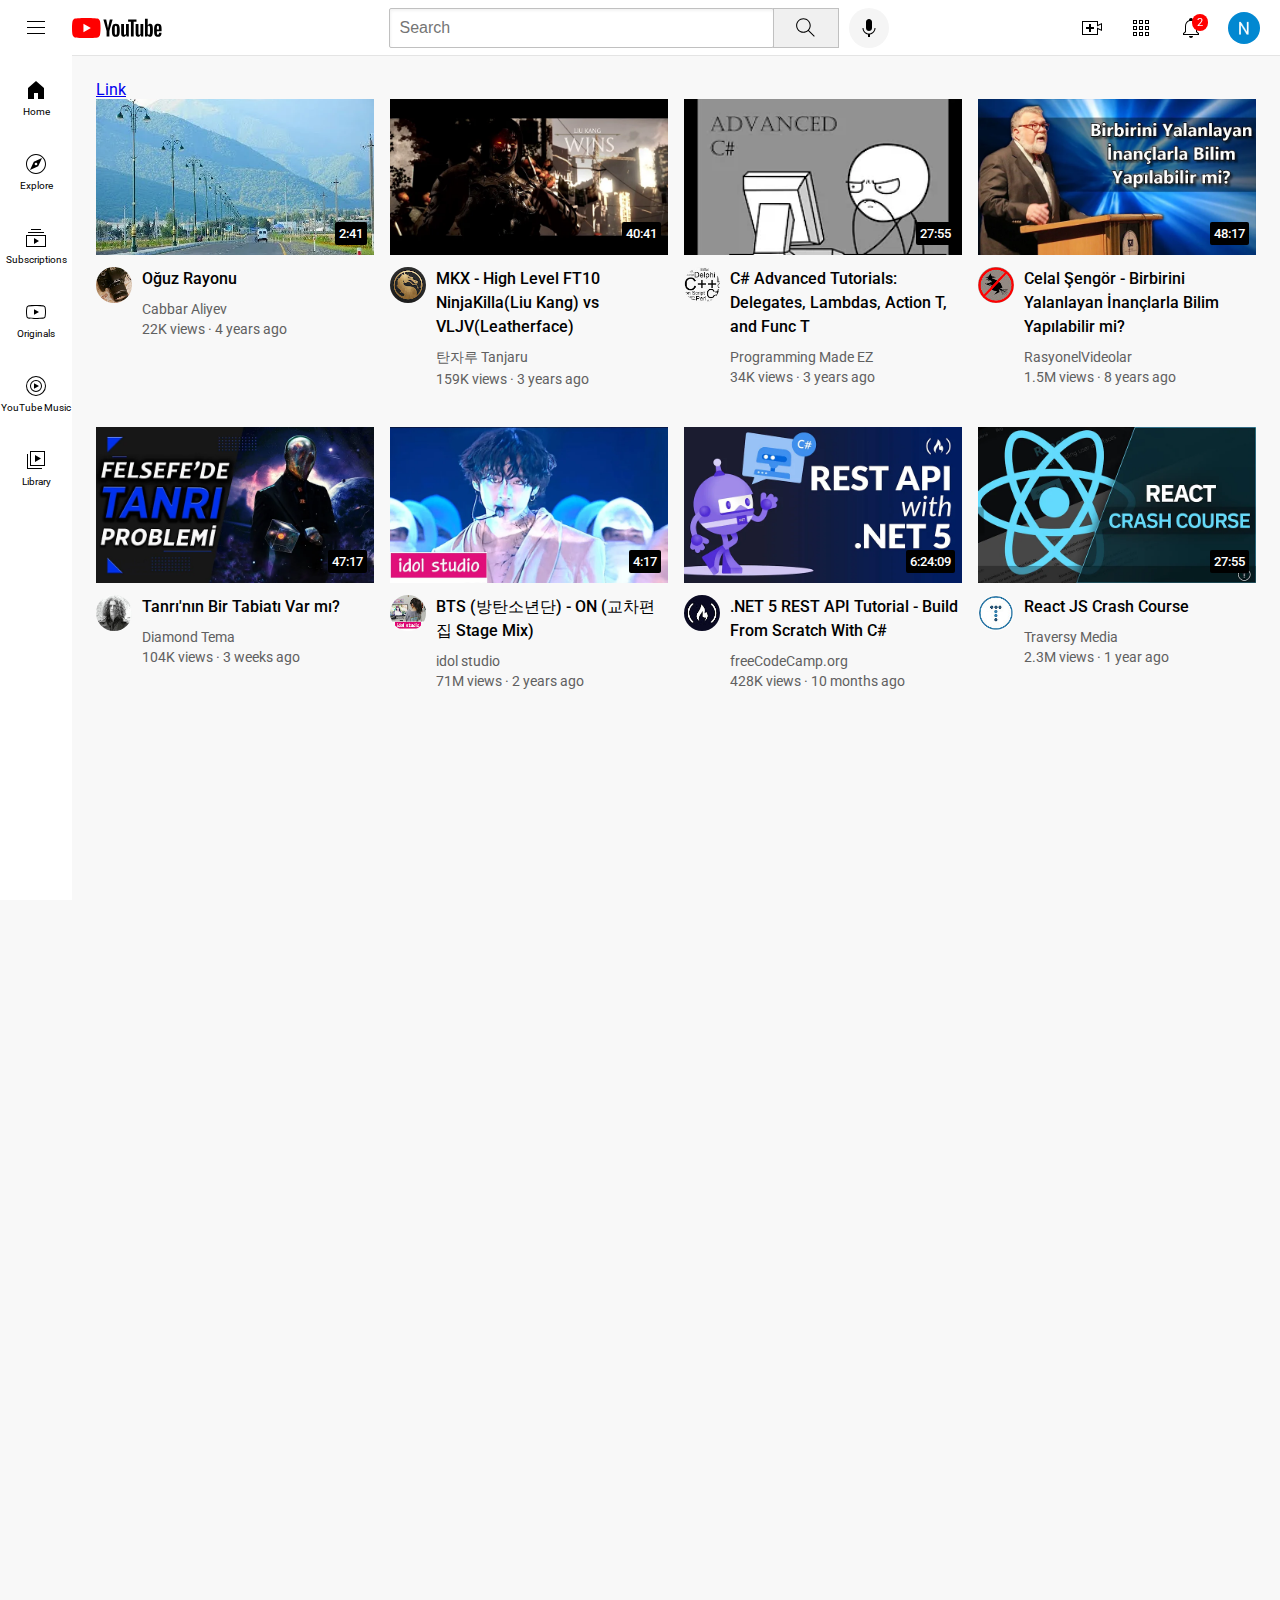
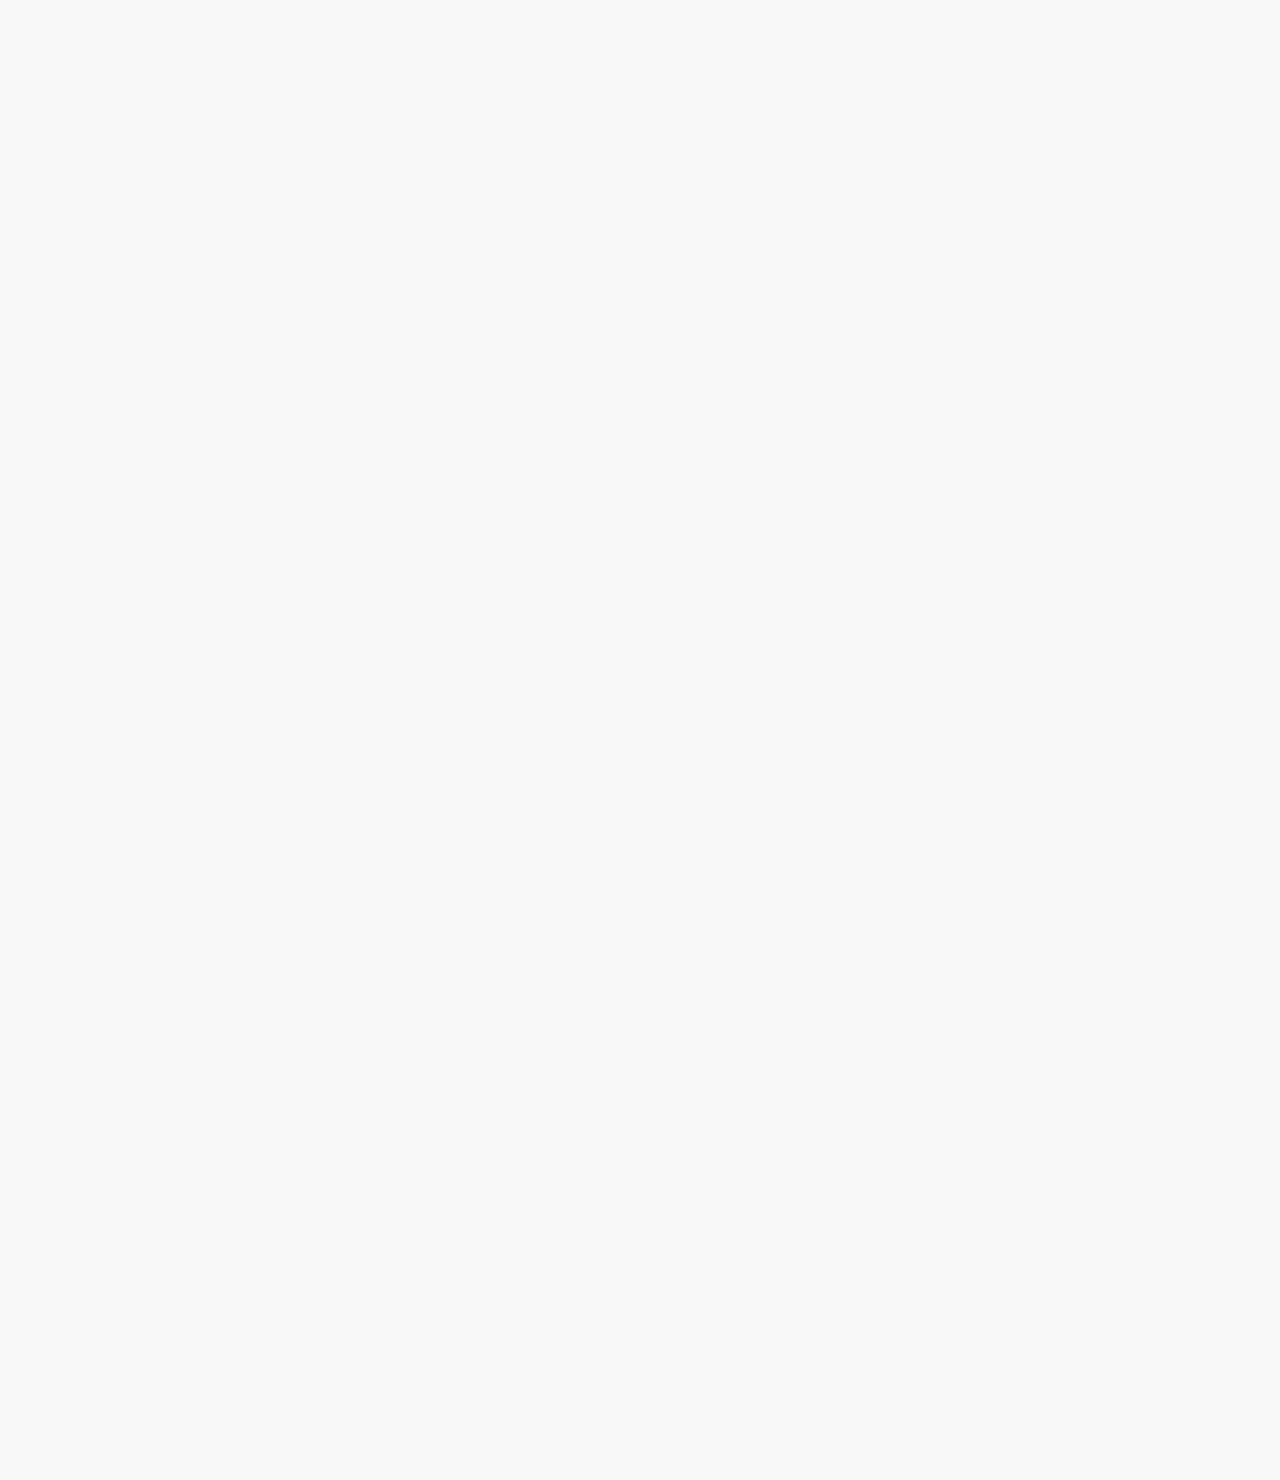
<file: youtube.html>
<!DOCTYPE html>
<html>
  <head>
    <title>YouTube.com NŞ</title>

    <link rel="preconnect" href="https://fonts.googleapis.com">
    <link rel="preconnect" href="https://fonts.gstatic.com" crossorigin>
    <link href="https://fonts.googleapis.com/css2?family=Montserrat:wght@400;700&family=Roboto:wght@400;500;700&display=swap" rel="stylesheet">
    <link rel="stylesheet" href="cssyoutube/general.css">
    <link rel="stylesheet" href="cssyoutube/header.css">
    <link rel="stylesheet" href="cssyoutube/video.css">
    <link rel="stylesheet" href="cssyoutube/yanbar.css">

  </head>

  <body style="height: 3000px;">
    <header class="header">
      <div class="solhisse">
        <img class="menuicon" src="iconlar/menuicon.svg">
        <img class="youtubelogo" src="iconlar/youtubelogo.svg">
      </div>
      <div class="ortahisse">
        <input class="Axtar" type="text" placeholder="Search">
        <button class="searchbutton">
          <img class="searchi" src="iconlar/search.svg">
          <div class="tooltip">Search</div>
        </button>
        <button class="voicebutton">
          <img class="voicei" src="iconlar/voice.svg">
          <div class="tooltip">Search with your voice</div>
        </button>
      </div>
      <div class="saghisse">
        <div class="uploadkanteynr">
          <img class="Yukle" src="iconlar/upload.svg">
          <div class="tooltip">Create</div>
        </div>
        <div class="appskanteynr">
          <img class="Apps" src="iconlar/youtubeapps.svg">
          <div class="tooltip">YouTube Apps</div>
        </div>
        <div class="bildirimkanteynr">
          <img class="Bildirim" src="iconlar/notifications.svg">
          <div class="bildirimsayi">2</div>
          <div class="tooltip">Notifications</div>
        </div>
        <img class="Nihad" src="iconlar/nihadpp.jpeg">
      </div>
    </header>

    <nav class="yanbar">
      <div class="yanbarlink">
        <img src="iconlar/home.svg">
        <div>Home</div>
      </div>
      <div class="yanbarlink">
        <img src="iconlar/explore.svg">
        <div>Explore</div>
      </div>
      <div class="yanbarlink">
        <img src="iconlar/aboneler.svg">
        <div>Subscriptions</div>
      </div>
      <div class="yanbarlink">
        <img src="iconlar/originallar.svg">
        <div>Originals</div>
      </div>
      <div class="yanbarlink">
        <img src="iconlar/youtubemusic.svg">
        <div>YouTube Music</div>
      </div>
      <div class="yanbarlink">
        <img src="iconlar/library.svg">
        <div>Library</div>
      </div>
    </nav>  
    <a href="jspractice.html">Link</a>
  <main>
   <section class="Video-grid">
    <div class="OghuzVideo">
      <div class="Oghuzsekildiv">
        <a href="https://www.youtube.com/watch?v=Q7ViVq8EAiE">
          <img class="Oghuz" src="Shekiller/hqdefault.webp">
        </a>
        <div class="videovaxt">2:41</div>
      </div>

      <div class="Oghuz-grid">
        <div class="OghuzCppLayout">
          <a href="https://www.youtube.com/user/cabbar838" target="_blank">
            <img src="Shekiller/Oghuzpp.jpeg" class="OghuzCpp">
          </a>
          <div class="tooltippp">
            <div>
              <img src="Shekiller/Oghuzpp.jpeg" class="ppyaxin">
            </div>
            <div style="margin-top: 16px;
            line-height: 20px;">
              <p style="font-weight: bold;
              ">Cabbar Aliyev</p>
              <p style="color: gray;
              font-size: 13px;
              ">28K subscribers</p>
            </div>
          </div>
       </div>
        <div class="OghuzVideoInfo">
          <p class="Oghuzvideobasliq">
            Oğuz Rayonu
            </p>
          <a href="https://www.youtube.com/user/cabbar838" target="_blank" class="cpplinkoguz">
            <p class="OKanalAd">
              Cabbar Aliyev
            </p>
          </a>
        <p class="Ovideostats">
          22K views &#183; 4 years ago
        </p>
      </div>
      </div>
    </div>

    <div class="OghuzVideo">
      <div class="Oghuzsekildiv">
        <a href="https://www.youtube.com/watch?v=pQKSTNSXWb4">
          <img class="Oghuz" src="Shekiller/MKXpreview.webp">
        </a>
      <div class="videovaxt">40:41</div>
    </div>

      <div class="Oghuz-grid">
        <div class="OghuzCppLayout">
          <a href="https://www.youtube.com/c/VLJV14" target="_blank"> 
            <img src="Shekiller/MKXpp.jpeg" class="OghuzCpp">
          </a>
          <div class="tooltippp">
            <div>
              <img class="ppyaxin" src="Shekiller/MKXpp.jpeg">
            </div>
            <div style="margin-top: 16px;
            line-height: 20px;
            ">
              <p style="font-weight: bold;">탄자루 Tanjaru</p>
              <p style="color: gray;
              font-size: 13px;
              ">23.2K subscribers</p>
            </div>

          </div>
         </div>
        <div class="OghuzVideoInfo">
          <p class="Oghuzvideobasliq">
          MKX - High Level FT10 NinjaKilla(Liu Kang) vs VLJV(Leatherface)
        </p>

        <a href="https://www.youtube.com/c/VLJV14" target="_blank" class="cpplinkoguz">
          <p class="OKanalAd">
          탄자루 Tanjaru
          </p>
        </a>
        
    
        <p class="Ovideostats">
          159K views &#183; 3 years ago
        </p>
      </div>
      </div>
    </div>

    <div class="OghuzVideo">
      <div class="Oghuzsekildiv">
        <a href="https://www.youtube.com/watch?v=e2H15MCOvm8">
          <img class="Oghuz" src="Shekiller/advancedcsharp.webp">
        </a>
        <div class="videovaxt">27:55</div>
      </div>

      <div class="Oghuz-grid">
        <div class="OghuzCppLayout">
          <a href="https://www.youtube.com/c/VLJV14" target="_blank">
            <img src="Shekiller/Advancedpp.jpeg" class="OghuzCpp">
          </a>
          <div class="tooltippp">
            <div>
              <img class="ppyaxin" src="Shekiller/Advancedpp.jpeg">
            </div>
            <div style="margin-top: 16px;
            line-height: 20px;
            ">
            <p style="font-weight: bold;
            font-size: 13px;
            ">Programming Made EZ</p>
            <p style="color: gray;
            font-size: 13px;
            ">76.1K subscribers</p>
            </div>
          </div>
         </div>
        <div class="OghuzVideoInfo">
          <p class="Oghuzvideobasliq">
            C# Advanced Tutorials: Delegates, Lambdas, Action T, and Func T
           </p>
        <a href="https://www.youtube.com/c/ProgrammingMadeEZ" target="_blank" class="cpplinkoguz"> 
         <p class="OKanalAd">
          Programming Made EZ
        </p>
      </a>
        <p class="Ovideostats">
          34K views &#183; 3 years ago
        </p>
      </div>
      </div>
    </div>

    <div class="OghuzVideo">
      <div class="Oghuzsekildiv">
        <a href="https://www.youtube.com/watch?v=I4dPPqXfksY">
          <img class="Oghuz" src="Shekiller/CelalSengor.webp">
        </a>
       <div class="videovaxt">48:17</div>
      </div>

      <div class="Oghuz-grid">
        <div class="OghuzCppLayout">
          <a href="https://www.youtube.com/c/Greenernautilusplus" target="cpplinkoguz">
            <img src="Shekiller/CelalSengorpp.jpeg" class="OghuzCpp">
          </a>
          <div class="tooltippp">
            <div>
              <img class="ppyaxin" src="Shekiller/CelalSengorpp.jpeg">
            </div>
            <div style="margin-top: 16px;
            line-height: 20px;
            ">
            <p style="font-weight: bold;
            ">
            RasyonelVideolar</p>
            <p style="color: gray;
            font-size: 13px;">
            39.9K subscribers
          </p>
          </div>
          </div>
        </div>
        <div class="OghuzVideoInfo">
          <p class="Oghuzvideobasliq">
            Celal Şengör - Birbirini Yalanlayan İnançlarla Bilim Yapılabilir mi?
         </p>
        <a href="https://www.youtube.com/c/Greenernautilusplus" class="cpplinkoguz" target="_blank">
          <p class="OKanalAd">
          RasyonelVideolar
        </p>
      </a>
        <p class="Ovideostats">
          1.5M views &#183; 8 years ago
        </p>
      </div>
      </div>
    </div>

    <div class="OghuzVideo">
      <div class="Oghuzsekildiv">
        <a href="https://www.youtube.com/watch?v=O7D_ygmJ1D0">
          <img class="Oghuz" src="Shekiller/DiamondTema.webp">
        </a>
        <div class="videovaxt">47:17</div>
      </div>

      <div class="Oghuz-grid">
        <div class="OghuzCppLayout">
          <a href="https://www.youtube.com/c/DiamondTema" target="_blank">
            <img src="Shekiller/DiamondTemapp.jpeg" class="OghuzCpp">
          </a>
          <div class="tooltippp">
            <div>
              <img class="ppyaxin" src="Shekiller/DiamondTemapp.jpeg">
            </div>
            <div style="margin-top: 16px;
            line-height: 20px;
            ">
              <p style="font-weight: bold;">Diamond Tema</p>
              <p style="color: gray;
              font-size: 13px;
              ">443K subscribers</p>
            </div>
          </div>
        </div>
        <div class="OghuzVideoInfo">
          <p class="Oghuzvideobasliq">
            Tanrı'nın Bir Tabiatı Var mı?
        </p>
        <a href="https://www.youtube.com/c/DiamondTema" target="_blank" class="cpplinkoguz">
         <p class="OKanalAd">
          Diamond Tema
        </p>
      </a>

        <p class="Ovideostats">
          104K views &#183; 3 weeks ago
        </p>
      </div>
      </div>
    </div>

    <div class="OghuzVideo">
      <div class="Oghuzsekildiv">
        <a href=" https://www.youtube.com/watch?v=QFcdK7POkOU">
          <img class="Oghuz" src="Shekiller/OnStage.webp">
        </a>
      <div class="videovaxt">4:17</div>
    </div>

      <div class="Oghuz-grid">
        <div class="OghuzCppLayout">
          <a href="https://www.youtube.com/channel/UCgkQKV-Jum6D1hhx65jA24g" target="_blank">
            <img src="Shekiller/IdolStudiopp.jpeg" class="OghuzCpp">
          </a>
          <div class="tooltippp">
            <div>
              <img class="ppyaxin" src="Shekiller/IdolStudiopp.jpeg">
            </div>
            <div style="margin-top: 16px;
            line-height: 20px;
            ">
            <p style="font-weight: bold;">idol studio</p>
            <p style="color: gray;
            font-size: 13px;
            ">266K subscribers</p>
            </div>
          </div>
        </div>
        <div class="OghuzVideoInfo">
          <p class="Oghuzvideobasliq">
            BTS (방탄소년단) - ON (교차편집 Stage Mix)
        </p>
        <a href="https://www.youtube.com/channel/UCgkQKV-Jum6D1hhx65jA24g" target="_blank" class="cpplinkoguz">
          <p class="OKanalAd">
          idol studio
          </p>
        </a>
        
        <p class="Ovideostats">
          71M views &#183; 2 years ago
        </p>
        </div>
      </div>
     </div>

     <div class="OghuzVideo">
      <div class="Oghuzsekildiv">
        <a href="https://www.youtube.com/watch?v=ZXdFisA_hOY">
          <img class="Oghuz" src="Shekiller/restapi.webp">
        </a>
        <div class="videovaxt">6:24:09</div>
      </div>

      <div class="Oghuz-grid">
        <div class="OghuzCppLayout">
          <a href="https://www.youtube.com/c/Freecodecamp" target="_blank">
            <img src="Shekiller/freecodecamppp.jpeg" class="OghuzCpp">
          </a>
          <div class="tooltippp">
            <div>
              <img class="ppyaxin" src="Shekiller/freecodecamppp.jpeg">
            </div>
            <div style="margin-top: 16px;
            line-height: 20px;
            ">
            <p style="font-weight: bold;
            font-size: 15px;
            ">freeCodeCamp.org</p>
            <p style="color: gray;
            font-size: 13px;
            ">5.53M subscribers</p>
            </div>
          </div>
         </div>
        <div class="OghuzVideoInfo">
          <p class="Oghuzvideobasliq">
            .NET 5 REST API Tutorial - Build From Scratch With C#
           </p>
        <a href="https://www.youtube.com/c/Freecodecamp" target="_blank" class="cpplinkoguz"> 
         <p class="OKanalAd">
          freeCodeCamp.org
        </p>
      </a>
        <p class="Ovideostats">
          428K views &#183; 10 months ago
        </p>
      </div>
      </div>
    </div>

    <div class="OghuzVideo">
      <div class="Oghuzsekildiv">
        <a href="https://www.youtube.com/watch?v=w7ejDZ8SWv8">
          <img class="Oghuz" src="Shekiller/react.webp">
        </a>
        <div class="videovaxt">27:55</div>
      </div>

      <div class="Oghuz-grid">
        <div class="OghuzCppLayout">
          <a href="https://www.youtube.com/c/TraversyMedia" target="_blank">
            <img src="Shekiller/traversymedia.jpeg" class="OghuzCpp">
          </a>
          <div class="tooltippp">
            <div>
              <img class="ppyaxin" src="Shekiller/traversymedia.jpeg">
            </div>
            <div style="margin-top: 16px;
            line-height: 20px;
            ">
            <p style="font-weight: bold;
            font-size: 15px;
            ">Traversy Media</p>
            <p style="color: gray;
            font-size: 13px;
            ">76.1K subscribers</p>
            </div>
          </div>
         </div>
        <div class="OghuzVideoInfo">
          <p class="Oghuzvideobasliq">
            React JS Crash Course
          </p>
        <a href="https://www.youtube.com/c/TraversyMedia" target="_blank" class="cpplinkoguz"> 
         <p class="OKanalAd">
          Traversy Media
        </p>
      </a>
        <p class="Ovideostats">
          2.3M views &#183; 1 year ago
        </p>
      </div>
      </div>
    </div>
    </section>
  </main>
  </body>
</html>
</file>
<file: cssyoutube/general.css>
p {
        margin-top: 0;
        margin-bottom: 0;
    }

    body {
      font-family: Roboto, Arial;
      margin: 0;
      padding-top: 80px;
      padding-left: 96px;
      padding-right: 24px;
      background-color: rgb(248, 248, 248);
    }
</file>
<file: cssyoutube/header.css>
.header {
  height: 55px;
  display: flex;
  flex-direction: row;
  justify-content: space-between;
  position: fixed;
  top: 0;
  left: 0;
  right: 0;
  z-index: 100;

  background-color: white;
  border-bottom-width: 1px;
  border-bottom-style: solid;
  border-bottom-color: rgb(228, 228, 228);
}

.solhisse {
  display: flex;
  align-items: center;
}

.Axtar {
  flex: 1;
  height: 36px;
  padding-left:10px;
  font-size: 16px;
  border: 1px solid rgb(192, 192, 192);
  border-radius: 2px;
  box-shadow: inset 1px 2px 3px rgba(0, 0, 0, 0.05);
  width: 0;
}

.Axtar::placeholder{
  font-size: 16px;
}

.searchbutton {
  height: 40px;
  width: 66px;
  background-color: rgb(240, 240, 240);
  border-width: 1px;
  border-style: solid;
  border-color: rgb(192, 192, 192);
  margin-left: -1px;
  margin-right: 10px;
}
.searchbutton, .voicebutton,
.uploadkanteynr, .appskanteynr,
.bildirimkanteynr{
  display: flex;
  justify-content: center;
  align-items: center;
  position: relative;
}

.searchbutton .tooltip, .voicebutton .tooltip,
.uploadkanteynr .tooltip, .appskanteynr .tooltip,
.bildirimkanteynr .tooltip{
  position: absolute;
  background-color: gray ;
  color: white;
  padding-top: 10px;
  padding-bottom: 10px;
  padding-left: 8px;
  padding-right: 8px;
  border-radius: 2px;
  font-size: 12px;
  bottom: -55px;
  opacity: 0;
  transition: opacity 0.15s;
  pointer-events: none;
  white-space: nowrap;
}

.searchbutton:hover .tooltip,.voicebutton:hover .tooltip,
.uploadkanteynr:hover .tooltip, .appskanteynr:hover .tooltip,
.bildirimkanteynr:hover .tooltip{
  opacity: 1;
}


.searchi{
  height: 25px;
}

.voicebutton{
  height: 40px;
  width: 40px;
  border: none;
  border-radius: 20px;
  background-color: rgb(245, 245, 245);
}

.voicei{
  height: 24px;
}
.menuicon {
  height: 24px;
  margin-left: 24px;
  margin-right: 24px;
}

.youtubelogo {
  height: 20px;
}

.ortahisse{
  flex: 1;
  margin-left: 70px;
  margin-right: 35px;
  max-width: 500px;
  display: flex;
  align-items: center;
}

.saghisse{
  width: 180px;
  margin-right: 20px;
  display: flex;
  align-items: center;
  justify-content: space-between;
  flex-shrink: 0;
}

.Yukle {
  height: 24px;
}

.Apps {
  height: 24px;
}

.Nihad {
  height: 32px;
  border-radius: 16px;
}

.Bildirim {
  height: 24px;
}

.bildirimkanteynr {
  position: relative;
}

.bildirimsayi {
  position: absolute;
  top: -2px;
  right: -5px;
  background-color: red;
  color: white;
  font-size: 11px;
  padding-left: 5px;
  padding-right: 5px;
  padding-top: 2px;
  padding-bottom: 2px;
  border-radius: 10px;
}
</file>
<file: cssyoutube/video.css>
.Oghuz {
        width: 100%;
        margin-bottom: 8px;
      }
      .Oghuzvideobasliq {
        margin-top: 0;
        font-size: 14px;
        font-weight: 500;
        line-height: 20px;
        margin-bottom: 10px;
      }

      .OghuzVideo {
        display: inline-block;
        vertical-align: top;
      }

      .OghuzVideoInfo {
        margin-left: 10px;
      }

      .Oghuzsekildiv {
        position: relative;
      }

      .Oghuz-grid {
        display: flex;
        grid-template-columns: 50px 1fr;
      }

      .OghuzCppLayout {
        position: relative;
      }

      .OghuzCppLayout .tooltippp {
        width: 220px;
        height: 74px;
        background-color: white;
        position: absolute;
        bottom: -60px;
        z-index: 50;
        border-radius: 8px;
        box-shadow: 0 3px 5px rgba(0, 0, 0, 0.3);
        display: flex;
        opacity: 0;
        pointer-events: none;
        transition: 0.15s;
      }

      .OghuzCppLayout:hover .tooltippp {
        opacity: 1;
      }

      .ppyaxin {
        height: 48px;
        border-radius: 26px;
        margin: 12px;
      }

      .OghuzCpp {
        width: 36px;
        border-radius: 50px;
      }

      .cpplinkoguz {
        text-decoration: none;
      }

      .OKanalAd,.Ovideostats {
        font-size: 12px;
        color: rgb(96, 96, 96);
      }

      .OKanalAd {
        margin-bottom: 4px;
      }
      
      .Video-grid{
        display: grid;
        grid-template-columns: 1fr 1fr 1fr;
        column-gap: 16px;
        row-gap: 40px;
      }

      @media (max-width: 890px) {
        .Video-grid {
          grid-template-columns: 1fr 1fr;
        }
      }

      @media (min-width: 1145px) {
        .Video-grid {
          grid-template-columns: 1fr 1fr 1fr 1fr;
        }
      }

      @media (min-width: 1000px){
        .Oghuzvideobasliq{
          font-size: 16px;
          line-height: 24px;
        } 

        .OKanalAd, 
        .Ovideostats {
          font-size: 14px;
        }
      }
      
      .videovaxt {
        font-size: 13px;
        font-weight: 500;
        padding: 4px;
        border-radius: 2px;
        background-color: black;
        color: white;
        position: absolute;
        bottom: 22px;
        right: 7px;
      }

      .designern {
        font-family: Secular One;
        display: flex;
        justify-content: center;
        font-size: 30px;
        margin-top: 50px;
      }
</file>
<file: cssyoutube/yanbar.css>
@media (max-width: 1330.1px){

.yanbar {
  position: fixed;
  left: 0;
  bottom: 0;
  top: 55px;
  background-color: white;
  width: 72px;
  z-index: 200;
  padding-top: 5px;
}

.yanbarlink {
  height: 74px;
  display: flex;
  justify-content: center;
  align-items: center;
  flex-direction: column;
  cursor: pointer;
}

.yanbarlink:hover {
  background-color: rgb(235, 235, 235);
}

.yanbarlink img {
  height: 24px;
  margin-bottom: 4px;
}

.yanbarlink div {
  font-size: 10px;
}
}

@media (min-width: 1330px){
  .yanbar {
    position: fixed;
    left: 0;
    bottom: 0;
    top: 55px;
    background-color: white;
    width: 200px;
    z-index: 200;
    padding-top: 13px;
  }

  .yanbarlink {
    display: flex;
    align-items: center;
    cursor: pointer;
    padding: 8px 24px;
  }

  .yanbarlink:hover {
  background-color: rgb(235, 235, 235);
  }

  .yanbarlink img {
    height: 24px;
    margin-right: 24px;
  }

  .yanbarlink div {
    font-size: 14px;
  }
}
</file>
